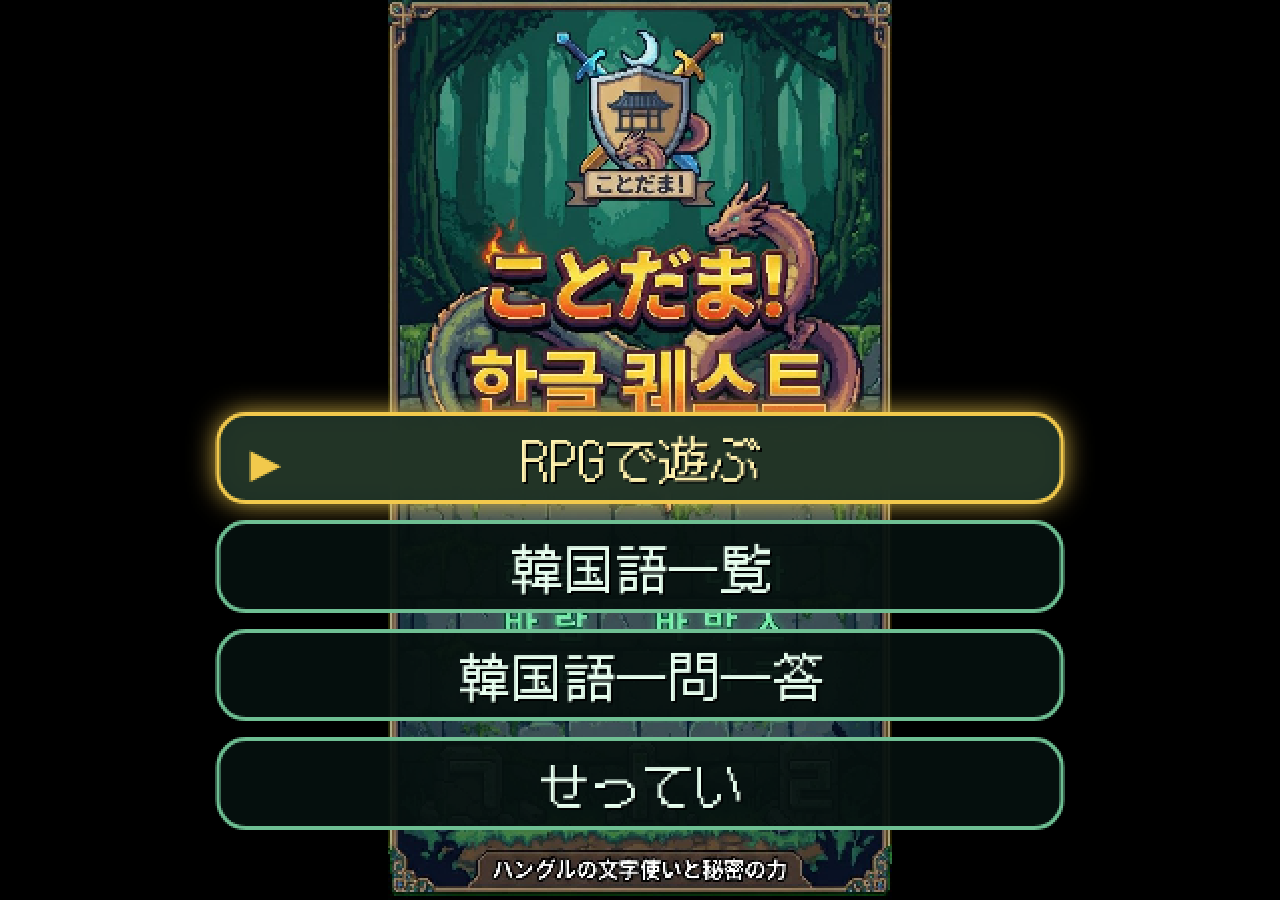
<file: index.html>
<!doctype html><html><head><meta charset="utf-8"><meta name="viewport" content="width=device-width,initial-scale=1,viewport-fit=cover">
<title>ことだま！ ハングルクエスト</title>
<link rel="stylesheet" href="css/style.css">
<link rel="stylesheet" href="fonts/fonts.css">
<meta name="description" content="ことだま！ ハングルクエスト — たたかいながら おぼえる ハングルと韓国語の RPG">
<meta name="theme-color" content="#0b1226">
<meta name="mobile-web-app-capable" content="yes"><meta name="apple-mobile-web-app-capable" content="yes">
<meta name="apple-mobile-web-app-title" content="ことだま！"><meta name="apple-mobile-web-app-status-bar-style" content="black-translucent">
<link rel="manifest" href="manifest.webmanifest">
<link rel="icon" href="icons/icon-192.png"><link rel="apple-touch-icon" href="icons/apple-touch-icon.png">
<div id="wrap"><canvas id="c" width="512" height="448"></canvas></div>
<div id="cross" aria-hidden="true"><div class="ring"></div><div id="knob"></div></div>
<button id="bB" class="ab" data-k="b" aria-label="Bボタン（メニュー）">B</button>
<button id="hg" aria-label="ハングル一覧">ㄱ</button>
<button id="bk" aria-label="たんごちょう"><svg viewBox="0 0 24 24" width="24" height="24" fill="none" stroke="currentColor" stroke-width="1.8" stroke-linejoin="round" stroke-linecap="round"><path d="M4 5c3-1 6-1 8 1 2-2 5-2 8-1v13c-3-1-6-1-8 1-2-2-5-2-8-1zM12 6v13"/></svg></button>
<button id="mp" aria-label="マップ"><svg viewBox="0 0 24 24" width="24" height="24" fill="none" stroke="currentColor" stroke-width="1.8" stroke-linejoin="round" stroke-linecap="round"><path d="M3 6l6-2 6 2 6-2v14l-6 2-6-2-6 2zM9 4v14M15 6v14"/></svg></button>

<script src="js/assets/images-1-tiles.js"></script>
<script src="js/assets/images-2.js"></script>
<script src="js/assets/images-3.js"></script>
<script src="js/assets/images-4.js"></script>
<script src="js/assets/images-5.js"></script>
<script src="js/assets/images-6.js"></script>
<script src="js/assets/images-7.js"></script>
<script src="js/assets/images-8-title.js"></script>
<script src="js/rpg/01-pixel-art.js"></script>
<script src="js/rpg/02-monsters-maps.js"></script>
<script src="js/rpg/03-engine.js"></script>
<script src="js/rpg/04-battle.js"></script>
<script src="js/rpg/05-talk-menu-save-title.js"></script>
<script src="js/app-info.js"></script>
<script src="js/rpg/06-settings.js"></script>
<script src="js/rpg/06-legal.js"></script>
<script src="js/rpg/06-town-fx.js"></script>
<script src="js/korean/vocab-data.js"></script>
<script src="js/korean/learning-ui.js"></script>
<script src="js/audio/bgm-se.js"></script>
<script src="js/rpg/07-loop-input.js"></script>
<script>if('serviceWorker' in navigator&&/^https?:$/.test(location.protocol)){addEventListener('load',()=>navigator.serviceWorker.register('sw.js').catch(()=>{}))}</script>
</body></html>
</file>
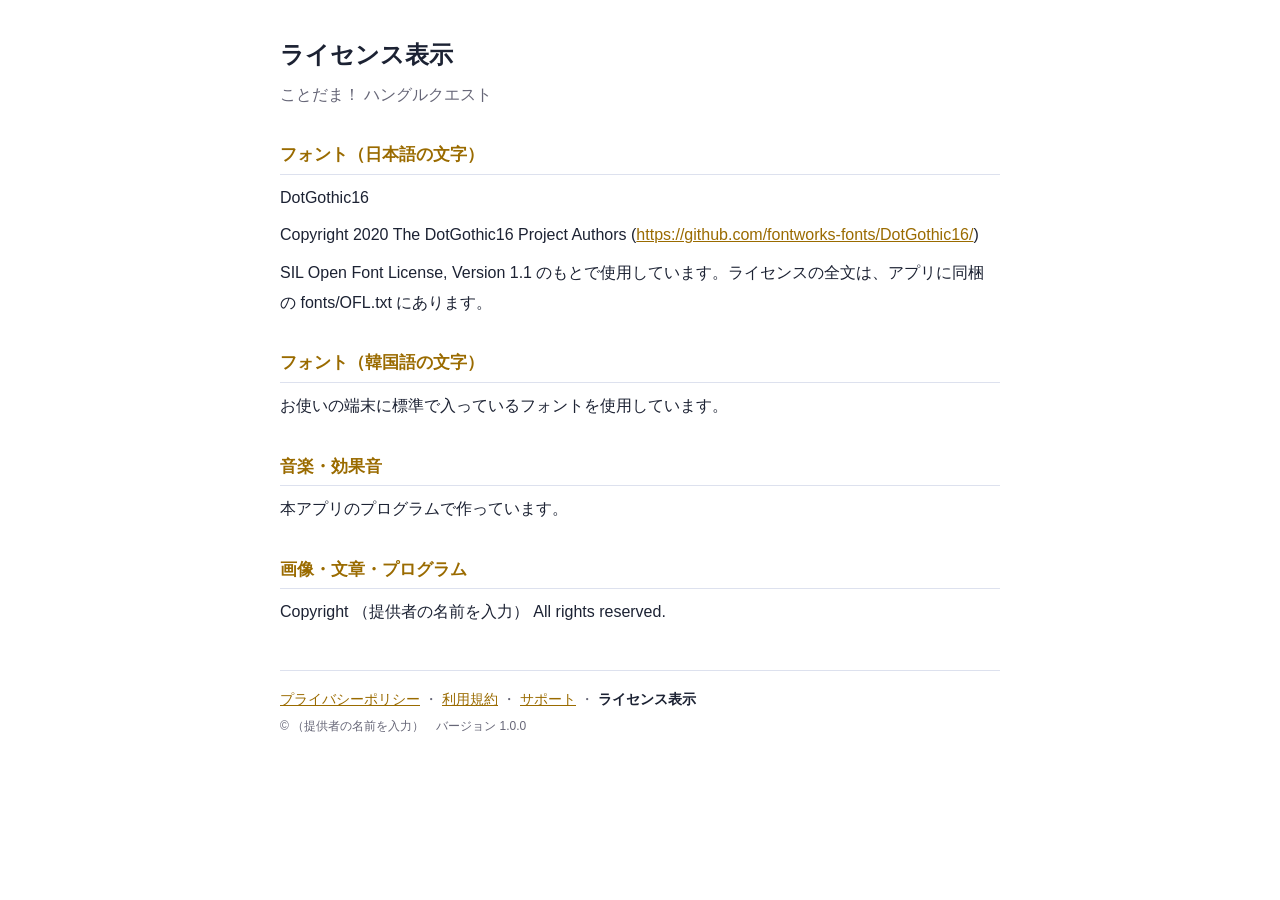
<file: licenses.html>
<!doctype html>
<html lang="ja"><head><meta charset="utf-8"><meta name="viewport" content="width=device-width,initial-scale=1">
<title>ライセンス表示</title>
<style>
:root{color-scheme:light dark;--bg:#fff;--fg:#1c2233;--mut:#667;--ac:#9a6b00;--ln:#dde1ee}
@media(prefers-color-scheme:dark){:root{--bg:#0e1424;--fg:#e8ecff;--mut:#99a3c7;--ac:#f2c94c;--ln:#27304d}}
body{margin:0;background:var(--bg);color:var(--fg);font:16px/1.85 -apple-system,BlinkMacSystemFont,"Hiragino Sans","Noto Sans JP","Yu Gothic",sans-serif}
main{max-width:720px;margin:0 auto;padding:28px 20px 56px}
h1{font-size:1.5rem;margin:.2em 0 .1em}.app{color:var(--mut);margin:0 0 1.4em}
h2{font-size:1.05rem;margin:1.8em 0 .3em;color:var(--ac);border-bottom:1px solid var(--ln);padding-bottom:.2em}
p,ul{margin:.5em 0}ul{padding-left:1.3em}a{color:var(--ac)}
nav{margin-top:3em;padding-top:1em;border-top:1px solid var(--ln);color:var(--mut);font-size:.9rem}nav span{color:var(--fg);font-weight:600}
</style></head>
<body data-page="licenses"><main><div id="doc"><noscript>このページの表示には JavaScript が必要です。</noscript></div><nav id="nav"></nav></main>
<script src="js/app-info.js"></script><script src="js/legal-pages.js"></script></body></html>
</file>
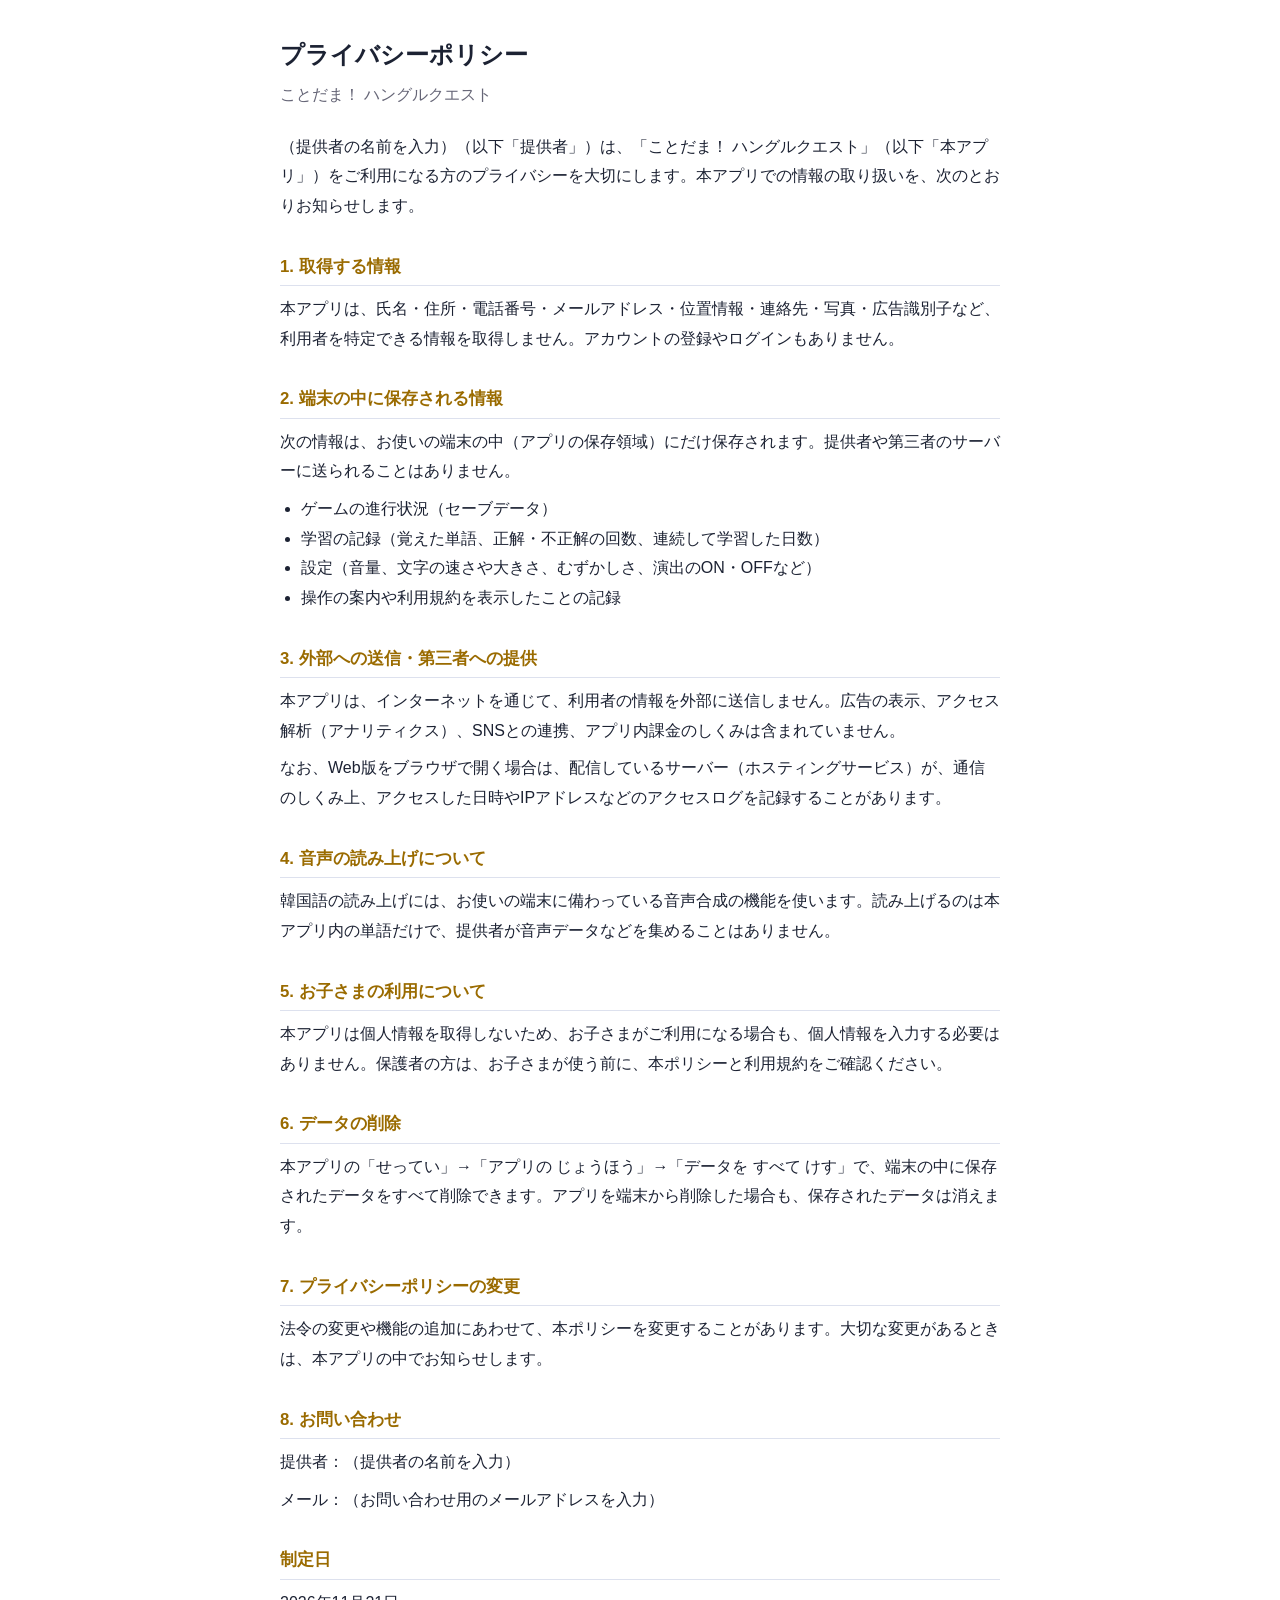
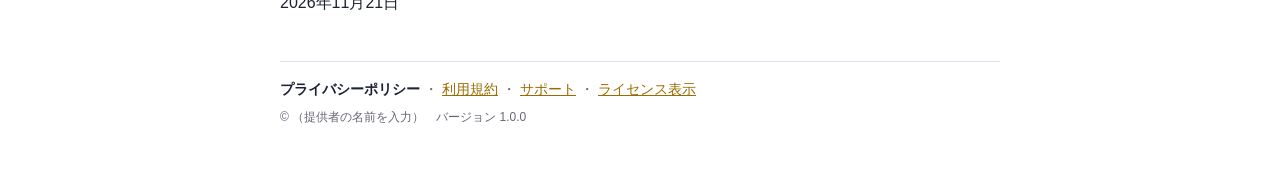
<file: privacy.html>
<!doctype html>
<html lang="ja"><head><meta charset="utf-8"><meta name="viewport" content="width=device-width,initial-scale=1">
<title>プライバシーポリシー</title>
<style>
:root{color-scheme:light dark;--bg:#fff;--fg:#1c2233;--mut:#667;--ac:#9a6b00;--ln:#dde1ee}
@media(prefers-color-scheme:dark){:root{--bg:#0e1424;--fg:#e8ecff;--mut:#99a3c7;--ac:#f2c94c;--ln:#27304d}}
body{margin:0;background:var(--bg);color:var(--fg);font:16px/1.85 -apple-system,BlinkMacSystemFont,"Hiragino Sans","Noto Sans JP","Yu Gothic",sans-serif}
main{max-width:720px;margin:0 auto;padding:28px 20px 56px}
h1{font-size:1.5rem;margin:.2em 0 .1em}.app{color:var(--mut);margin:0 0 1.4em}
h2{font-size:1.05rem;margin:1.8em 0 .3em;color:var(--ac);border-bottom:1px solid var(--ln);padding-bottom:.2em}
p,ul{margin:.5em 0}ul{padding-left:1.3em}a{color:var(--ac)}
nav{margin-top:3em;padding-top:1em;border-top:1px solid var(--ln);color:var(--mut);font-size:.9rem}nav span{color:var(--fg);font-weight:600}
</style></head>
<body data-page="privacy"><main><div id="doc"><noscript>このページの表示には JavaScript が必要です。</noscript></div><nav id="nav"></nav></main>
<script src="js/app-info.js"></script><script src="js/legal-pages.js"></script></body></html>
</file>
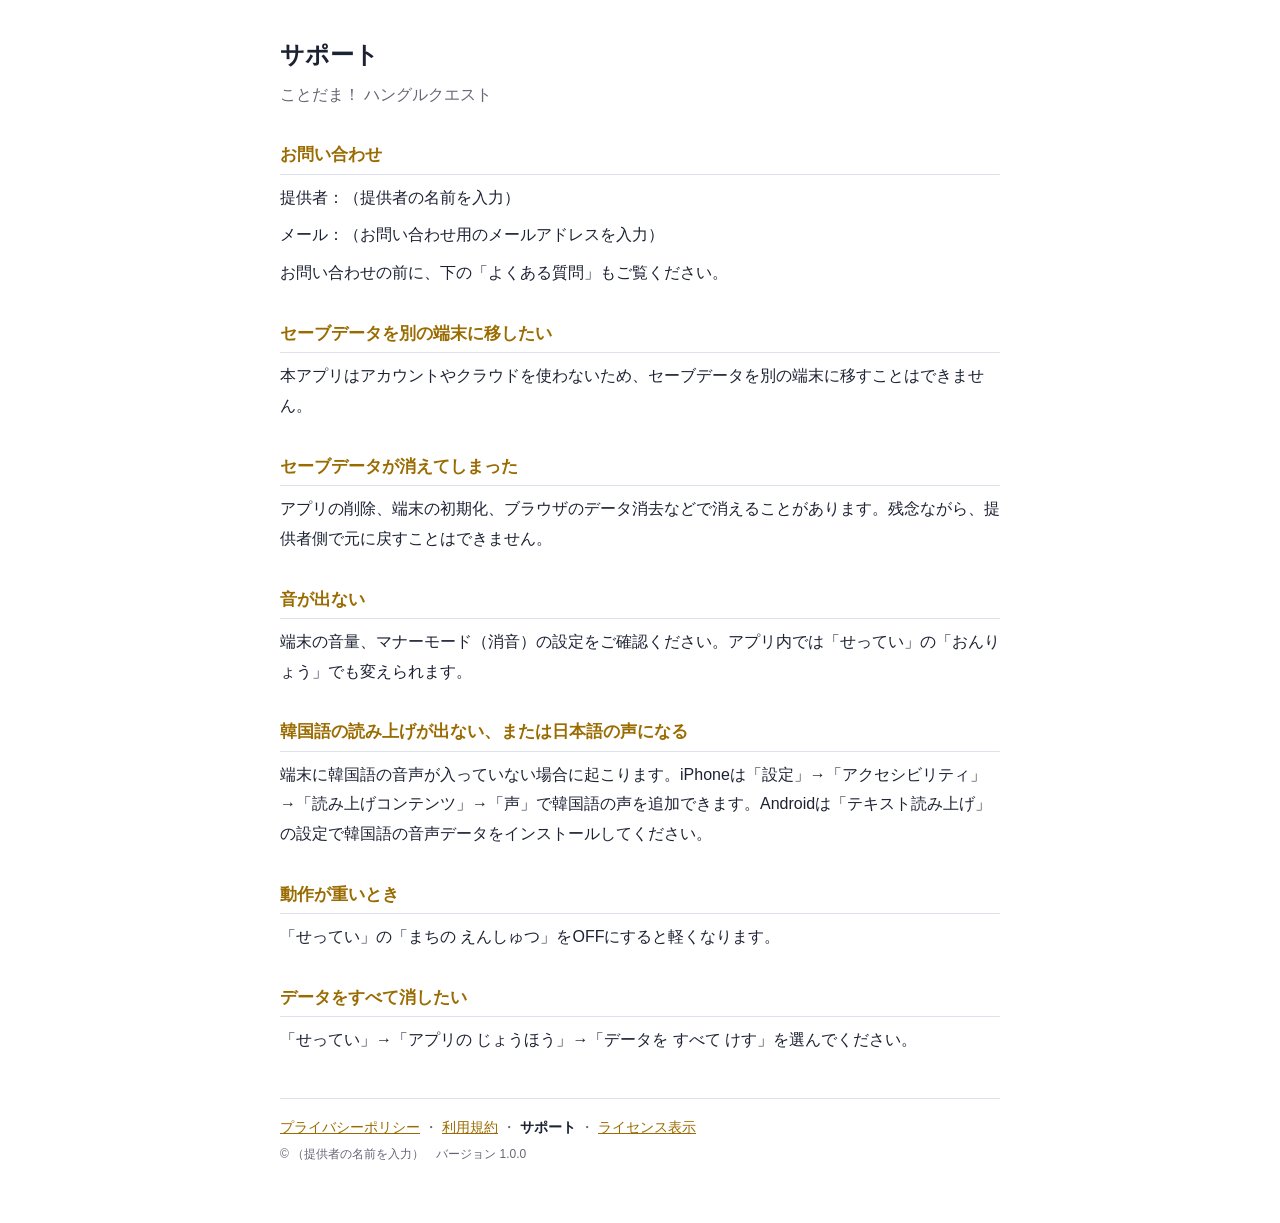
<file: support.html>
<!doctype html>
<html lang="ja"><head><meta charset="utf-8"><meta name="viewport" content="width=device-width,initial-scale=1">
<title>サポート</title>
<style>
:root{color-scheme:light dark;--bg:#fff;--fg:#1c2233;--mut:#667;--ac:#9a6b00;--ln:#dde1ee}
@media(prefers-color-scheme:dark){:root{--bg:#0e1424;--fg:#e8ecff;--mut:#99a3c7;--ac:#f2c94c;--ln:#27304d}}
body{margin:0;background:var(--bg);color:var(--fg);font:16px/1.85 -apple-system,BlinkMacSystemFont,"Hiragino Sans","Noto Sans JP","Yu Gothic",sans-serif}
main{max-width:720px;margin:0 auto;padding:28px 20px 56px}
h1{font-size:1.5rem;margin:.2em 0 .1em}.app{color:var(--mut);margin:0 0 1.4em}
h2{font-size:1.05rem;margin:1.8em 0 .3em;color:var(--ac);border-bottom:1px solid var(--ln);padding-bottom:.2em}
p,ul{margin:.5em 0}ul{padding-left:1.3em}a{color:var(--ac)}
nav{margin-top:3em;padding-top:1em;border-top:1px solid var(--ln);color:var(--mut);font-size:.9rem}nav span{color:var(--fg);font-weight:600}
</style></head>
<body data-page="support"><main><div id="doc"><noscript>このページの表示には JavaScript が必要です。</noscript></div><nav id="nav"></nav></main>
<script src="js/app-info.js"></script><script src="js/legal-pages.js"></script></body></html>
</file>
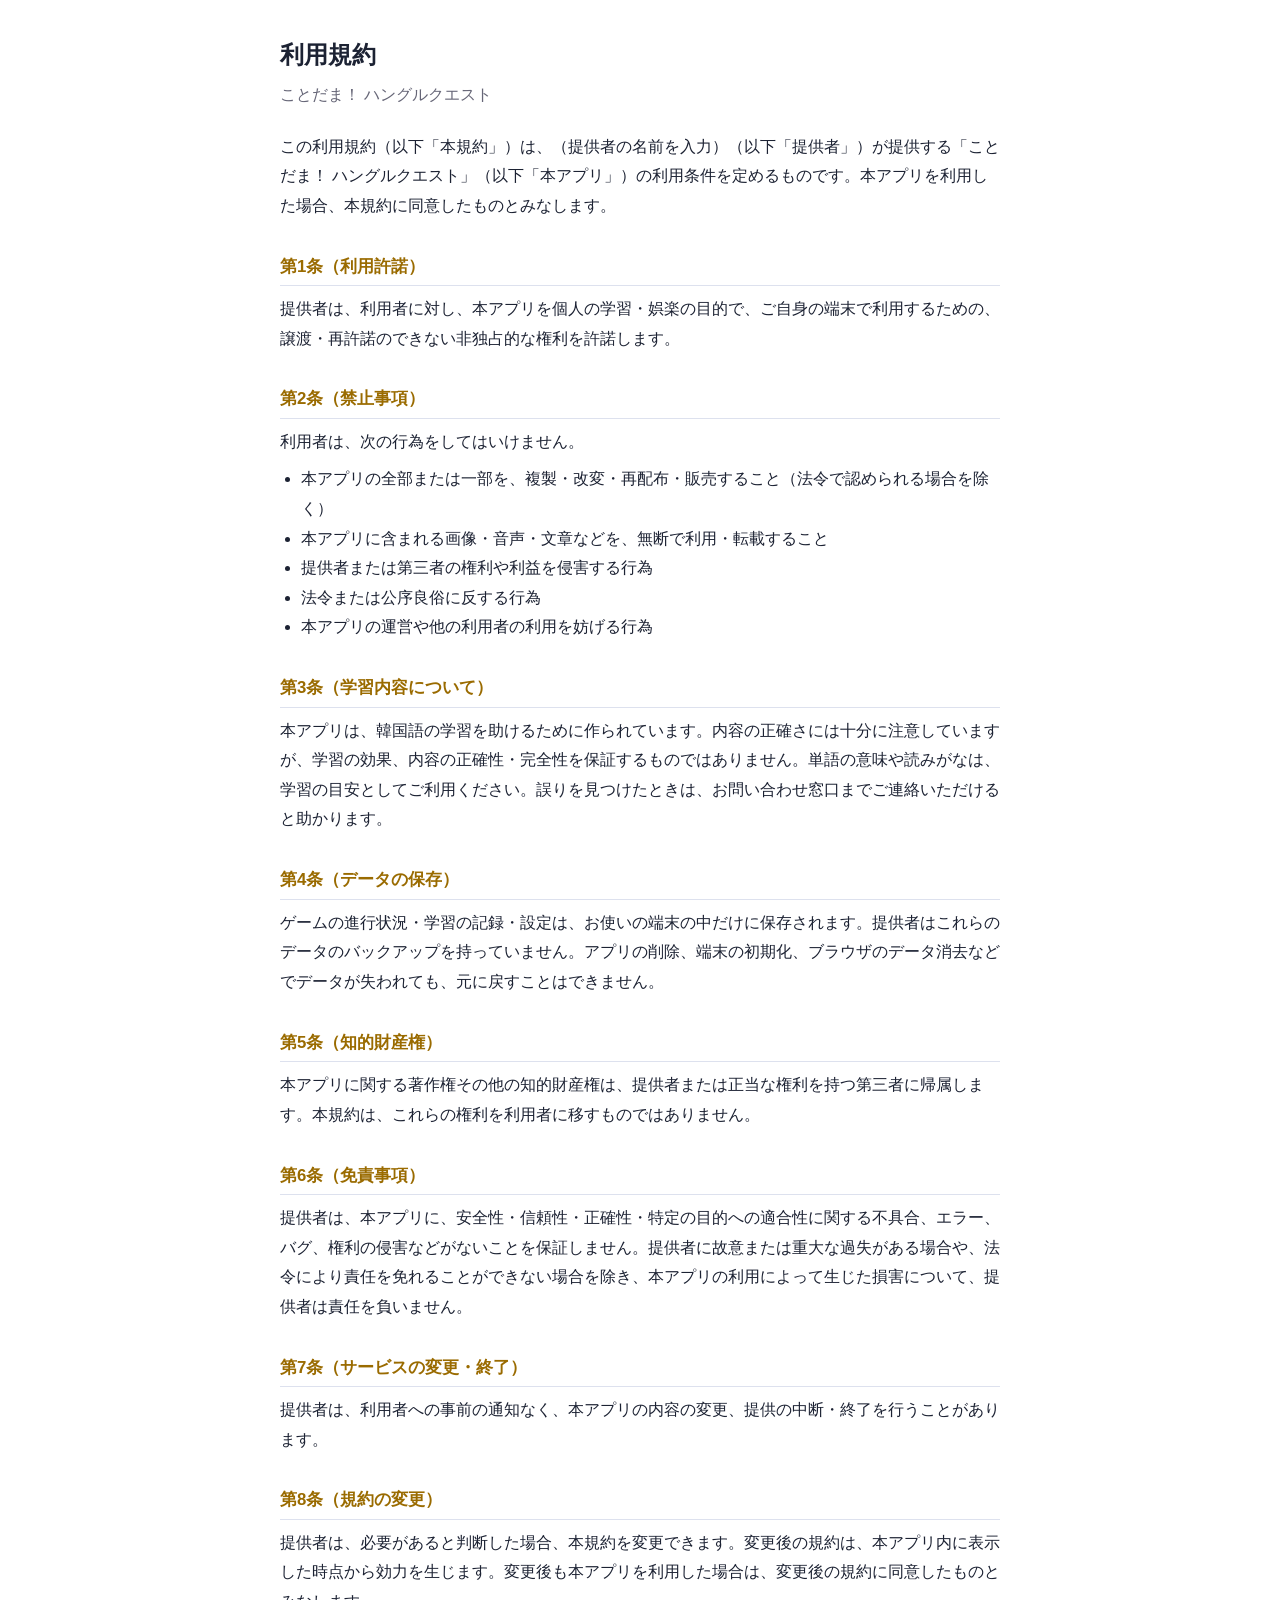
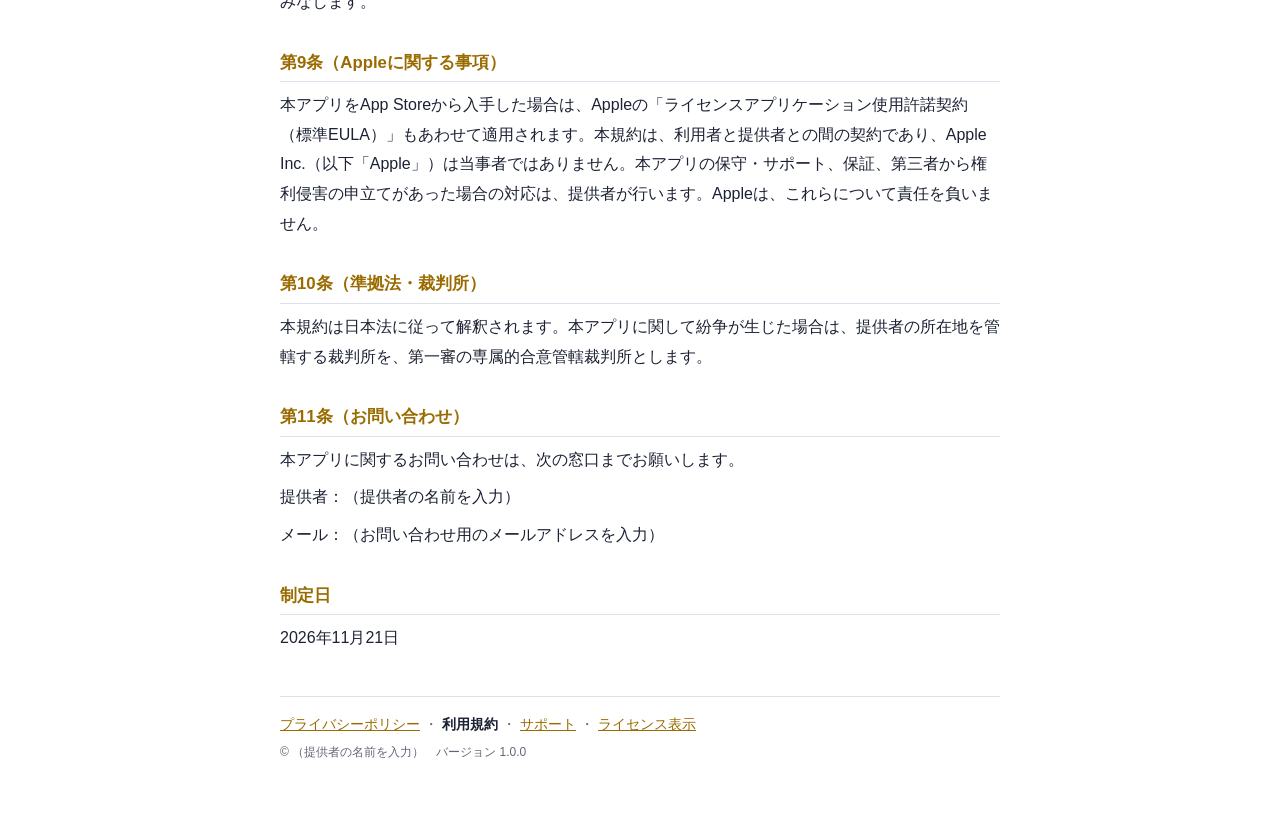
<file: terms.html>
<!doctype html>
<html lang="ja"><head><meta charset="utf-8"><meta name="viewport" content="width=device-width,initial-scale=1">
<title>利用規約</title>
<style>
:root{color-scheme:light dark;--bg:#fff;--fg:#1c2233;--mut:#667;--ac:#9a6b00;--ln:#dde1ee}
@media(prefers-color-scheme:dark){:root{--bg:#0e1424;--fg:#e8ecff;--mut:#99a3c7;--ac:#f2c94c;--ln:#27304d}}
body{margin:0;background:var(--bg);color:var(--fg);font:16px/1.85 -apple-system,BlinkMacSystemFont,"Hiragino Sans","Noto Sans JP","Yu Gothic",sans-serif}
main{max-width:720px;margin:0 auto;padding:28px 20px 56px}
h1{font-size:1.5rem;margin:.2em 0 .1em}.app{color:var(--mut);margin:0 0 1.4em}
h2{font-size:1.05rem;margin:1.8em 0 .3em;color:var(--ac);border-bottom:1px solid var(--ln);padding-bottom:.2em}
p,ul{margin:.5em 0}ul{padding-left:1.3em}a{color:var(--ac)}
nav{margin-top:3em;padding-top:1em;border-top:1px solid var(--ln);color:var(--mut);font-size:.9rem}nav span{color:var(--fg);font-weight:600}
</style></head>
<body data-page="terms"><main><div id="doc"><noscript>このページの表示には JavaScript が必要です。</noscript></div><nav id="nav"></nav></main>
<script src="js/app-info.js"></script><script src="js/legal-pages.js"></script></body></html>
</file>
<file: css/style.css>
/* layout: the game canvas fills the whole viewport; A/B buttons float over it at 50% opacity */
:root{--bg:#000;--fg:#e8ecff;--panel:#161b3a;--accent:#f2c94c;--line:#5a6bd1;color-scheme:dark}
html,body{height:100%;margin:0;overflow:hidden;background:var(--bg);color:var(--fg);font-family:"DotGothic16","MS Gothic",monospace}
body{background:var(--bg);-webkit-user-select:none;user-select:none;-webkit-touch-callout:none}
#wrap{position:fixed;top:env(safe-area-inset-top,0px);right:env(safe-area-inset-right,0px);bottom:env(safe-area-inset-bottom,0px);left:env(safe-area-inset-left,0px);touch-action:none;background:#000}
canvas{width:100%;height:100%;display:block;image-rendering:pixelated;image-rendering:crisp-edges}
button{font:inherit;color:var(--fg);background:var(--panel);border:3px solid var(--line);border-radius:50%;opacity:.5;position:fixed;z-index:5;touch-action:manipulation;-webkit-tap-highlight-color:transparent;padding:0}
button:active{background:var(--line)}button:focus-visible{outline:2px solid var(--accent)}
.ab{width:78px;height:78px;font-size:28px}
:root{--base:max(64px,env(safe-area-inset-bottom,0px))}
#cross,#bB{visibility:hidden}
#bB{right:max(24px,env(safe-area-inset-right,0px));bottom:calc(var(--base) + 40px)}
#cross{position:fixed;z-index:4;left:50%;bottom:var(--base);width:160px;height:160px;transform:translateX(-50%);pointer-events:none;opacity:.5;border-radius:50%;background:var(--panel);border:3px solid var(--line);box-sizing:border-box}
#cross .ring{position:absolute;inset:26px;border-radius:50%;border:2px solid var(--line);box-sizing:border-box}
#knob{position:absolute;left:50%;top:50%;width:66px;height:66px;margin:-33px 0 0 -33px;border-radius:50%;background:var(--line);border:3px solid #cfd8ff;box-sizing:border-box;transition:transform .08s}
#cross.act #knob{background:var(--accent);border-color:#fff}
#hg{top:max(10px,env(safe-area-inset-top,0px));right:calc(max(10px,env(safe-area-inset-right,0px)) + 96px);width:40px;height:40px;font-size:20px;border-radius:8px}
#bk{top:max(10px,env(safe-area-inset-top,0px));right:calc(max(10px,env(safe-area-inset-right,0px)) + 48px);width:40px;height:40px;border-radius:8px;display:flex;align-items:center;justify-content:center}
#mp{top:max(10px,env(safe-area-inset-top,0px));right:max(10px,env(safe-area-inset-right,0px));width:40px;height:40px;border-radius:8px;display:flex;align-items:center;justify-content:center}

/* landscape: keep the pad and B button at the screen edges so they never cover the hero */
@media (min-aspect-ratio:13/10){
  :root{--base:max(16px,env(safe-area-inset-bottom,0px))}
  #cross{left:max(8px,env(safe-area-inset-left,0px));transform:none;width:120px;height:120px}
  #cross .ring{inset:18px}#knob{width:50px;height:50px;margin:-25px 0 0 -25px}
  .ab{width:60px;height:60px;font-size:24px}
  #bB{right:max(16px,env(safe-area-inset-right,0px));bottom:calc(var(--base) + 16px)}
}
</file>
<file: fonts/fonts.css>
/* DotGothic16 (SIL OFL 1.1) - only the slices this game needs. Korean uses the device's system fonts. */
@font-face{font-family:'DotGothic16';font-style:normal;font-weight:400;font-display:swap;src:url(dotgothic16-54-400-normal.woff2) format('woff2');unicode-range:U+3028-303f,U+3094-3096,U+309f-30a0,U+30ee,U+30f7-30fa,U+30ff,U+3105-312f,U+3131-3163,U+3165-318e,U+3190-31bb,U+31c0-31c7}
@font-face{font-family:'DotGothic16';font-style:normal;font-weight:400;font-display:swap;src:url(dotgothic16-57-400-normal.woff2) format('woff2');unicode-range:U+24d1-24ff,U+2503-2513,U+2515-2516,U+2518-251b,U+251d-2522,U+2524-259f,U+25a2-25ab,U+25b1,U+25b7,U+25c0-25c1,U+25c9-25ca,U+25cc,U+25d0-25d3,U+25e2-25e3}
@font-face{font-family:'DotGothic16';font-style:normal;font-weight:400;font-display:swap;src:url(dotgothic16-61-400-normal.woff2) format('woff2');unicode-range:U+a8,U+2032,U+2261,U+2282,U+3090,U+30f1,U+339c,U+535c,U+53d9,U+56a2,U+56c1,U+5806,U+589f,U+59d0,U+5a7f,U+60e0,U+639f,U+65af,U+68fa,U+69ae,U+6d1b,U+6ef2,U+71fb,U+725d,U+7262,U+75bc,U+7768,U+7940,U+79bf,U+7bed,U+7d68,U+7dfb,U+814b,U+8207,U+83e9,U+8494,U+8526,U+8568,U+85ea,U+86d9,U+87ba,U+8861,U+887f,U+8fe6,U+9059,U+9061,U+916a,U+976d,U+97ad,U+9ece}
@font-face{font-family:'DotGothic16';font-style:normal;font-weight:400;font-display:swap;src:url(dotgothic16-63-400-normal.woff2) format('woff2');unicode-range:U+2ca-2cb,U+2229,U+2468,U+2669,U+266f,U+273f,U+4ec0,U+4f60,U+4fb6,U+5347,U+540e,U+543b,U+5b0c,U+5d4c,U+5f14,U+5f9e,U+6155,U+62d0,U+6602,U+6666,U+66f3,U+67a2,U+67ca,U+69cc,U+6d29,U+6d9b,U+6e3e,U+6f81,U+7109,U+73c0,U+73c2,U+7425,U+7435-7436,U+7525,U+7554,U+785d,U+786b,U+7ae3,U+7b94,U+7d18,U+81bf,U+8511,U+8549,U+9075,U+9640,U+98e2,U+9e9f,U+ff96}
@font-face{font-family:'DotGothic16';font-style:normal;font-weight:400;font-display:swap;src:url(dotgothic16-64-400-normal.woff2) format('woff2');unicode-range:U+2467,U+4ece,U+4ed4,U+4f91,U+4fae,U+534d,U+53c9,U+54b3,U+586b,U+5944,U+5b78,U+5df7,U+5f77,U+6101,U+6167-6168,U+61a4,U+62d9,U+698a,U+699b,U+6a59,U+6cc4,U+6e07,U+7099,U+75d2,U+77ad,U+7953,U+7984,U+7a92,U+7baa,U+7dbb,U+817f,U+82ad,U+85e9,U+868a,U+8caa,U+8f44,U+9017,U+907c,U+908a,U+92f3,U+936e,U+9435,U+978d,U+9838,U+9a28,U+9b41,U+9ba8,U+9c57,U+9eb9}
@font-face{font-family:'DotGothic16';font-style:normal;font-weight:400;font-display:swap;src:url(dotgothic16-66-400-normal.woff2) format('woff2');unicode-range:U+2020,U+3003,U+3231,U+4e9b,U+4f3d,U+4f47,U+51b6,U+51dc,U+53e1,U+5bc5,U+602f,U+60bc,U+61c9,U+633d,U+637b,U+6492,U+65fa,U+660f,U+66f0,U+6703,U+681e,U+6876,U+6893,U+6912,U+698e,U+6c7d,U+714c,U+7169,U+71d5,U+725f,U+72d7,U+745b,U+74dc,U+75e2,U+7891,U+7897,U+7dcb,U+810a,U+8218,U+8339,U+840e,U+852d,U+8823,U+8a0a,U+9089,U+919c,U+971c,U+9ad9,U+ff4a,U+ff5a}
@font-face{font-family:'DotGothic16';font-style:normal;font-weight:400;font-display:swap;src:url(dotgothic16-67-400-normal.woff2) format('woff2');unicode-range:U+2466,U+2600,U+4eab,U+4fe3,U+4ff5,U+51a5,U+51f0,U+536f,U+53d4,U+53f1,U+54a5,U+559d,U+55e3,U+58fa,U+5962,U+59ea,U+5c16,U+5cef,U+5d16,U+5f10,U+5fd6,U+6190,U+6216,U+634f,U+63bb,U+66d6,U+6756,U+6bc5,U+6e26,U+727d,U+731f,U+76f2,U+7729,U+7a7f,U+7aff,U+7c9f,U+818f,U+8236,U+82b9,U+8338,U+85aa,U+88b4,U+8b33,U+904d,U+93a7,U+96cc,U+96eb,U+9aed,U+9b8e,U+fa11}
@font-face{font-family:'DotGothic16';font-style:normal;font-weight:400;font-display:swap;src:url(dotgothic16-69-400-normal.woff2) format('woff2');unicode-range:U+2003,U+2312,U+266c,U+4f86,U+51ea,U+5243,U+5256,U+541f,U+5841,U+59dc,U+5df3,U+601c,U+60e7,U+632b,U+638c,U+64ad,U+6881,U+697c,U+69cd,U+6c50,U+6d2a,U+6fc1,U+7027,U+7058,U+70f9,U+714e,U+7345,U+751a,U+760d,U+764c,U+77db,U+7d79,U+7e8f,U+80ce,U+814e,U+81fc,U+8247,U+8278,U+85a9,U+8a03,U+90ed,U+9784,U+9801,U+984e,U+99b3,U+9bc9,U+9bdb,U+9be8,U+9e78,U+ff6b}
@font-face{font-family:'DotGothic16';font-style:normal;font-weight:400;font-display:swap;src:url(dotgothic16-70-400-normal.woff2) format('woff2');unicode-range:U+266b,U+3006,U+5176,U+5197,U+51a8,U+51c6,U+52f2,U+5614,U+5875,U+5a2f,U+5b54,U+5ce0,U+5dba,U+5deb,U+5e63,U+5f59,U+5fcc,U+6068,U+6367,U+68b6,U+6a0b,U+6b64,U+6e15,U+6eba,U+7272,U+72a0,U+7947,U+7985,U+79e6,U+79e9,U+7a3d,U+7a9f,U+7aaf,U+7b95,U+7f60,U+7f9e,U+7fe0,U+8098,U+80ba,U+8106,U+82d4,U+831c,U+87f9,U+8a1f,U+8acf,U+90c1,U+920d,U+9756,U+fe43,U+ff94}
@font-face{font-family:'DotGothic16';font-style:normal;font-weight:400;font-display:swap;src:url(dotgothic16-71-400-normal.woff2) format('woff2');unicode-range:U+af,U+2465,U+2517,U+33a1,U+4f10,U+50c5,U+51b4,U+5384,U+5606,U+5bb0,U+5cac,U+5ee3,U+618e,U+61f2,U+62c9,U+66ab,U+66f9,U+6816,U+6960,U+6b3e,U+6f20,U+7078,U+72d0,U+73ed,U+7ad9,U+7b1b,U+7be4,U+7d62,U+7f51,U+80b4,U+80f4,U+8154,U+85fb,U+865c,U+8702,U+895f,U+8aed,U+8b90,U+8ced,U+8fbf,U+91d8,U+9418,U+9583,U+9591,U+9813,U+982c,U+9bd6,U+ff46,U+ff7f,U+ff88}
@font-face{font-family:'DotGothic16';font-style:normal;font-weight:400;font-display:swap;src:url(dotgothic16-72-400-normal.woff2) format('woff2');unicode-range:U+4e91,U+508d,U+50e7,U+514e,U+51f6,U+5446,U+5504,U+584a,U+59a8,U+59d3,U+5a46,U+5ac9,U+6020,U+60a6,U+6148,U+621a,U+6234,U+64c1,U+6523,U+675c,U+67d1,U+6953,U+6ccc,U+6df5,U+6e13,U+6f06,U+723a,U+7325,U+74e6,U+758e,U+75ab,U+75d9,U+7a40,U+8096,U+82fa,U+8587,U+8594,U+8a6b,U+8ab9,U+8b17,U+8b83,U+937c,U+963b,U+9673,U+96db,U+9ce9,U+9f4b,U+ff67,U+ff82,U+ff93}
@font-face{font-family:'DotGothic16';font-style:normal;font-weight:400;font-display:swap;src:url(dotgothic16-73-400-normal.woff2) format('woff2');unicode-range:U+221e,U+2514,U+51f9,U+5270,U+5449,U+5824,U+59a5,U+5a29,U+5d07,U+5e16,U+60e3,U+614c,U+6276,U+643e,U+64ab,U+6562,U+6681,U+670b,U+6734,U+67af,U+6a3d,U+6b05,U+6dc0,U+6e4a,U+7259,U+732a,U+7409,U+78a7,U+7a6b,U+8015,U+809b,U+817a,U+830e,U+837b,U+85ab,U+8a23,U+8a93,U+8b00,U+8b19,U+8b21,U+8cbf,U+8fb0,U+901d,U+91b8,U+9320,U+932c,U+9688,U+96f6,U+9df2,U+ff6a}
@font-face{font-family:'DotGothic16';font-style:normal;font-weight:400;font-display:swap;src:url(dotgothic16-74-400-normal.woff2) format('woff2');unicode-range:U+2002,U+2025,U+4f8d,U+51e1,U+51f8,U+5507,U+5598,U+58f1,U+5983,U+59ac,U+5c3c,U+5de7,U+5e7d,U+5eca,U+5f61,U+606d,U+60f9,U+636e,U+64ec,U+67da,U+67ff,U+6813,U+68f2,U+693f,U+6b6a,U+6bbb,U+6ef4,U+7092,U+717d,U+7261,U+73c8,U+7432,U+7483,U+76fe,U+7709,U+78d0,U+81a3,U+81b3,U+82af,U+8305,U+8309,U+8870,U+88fe,U+8cd1,U+8d66,U+906e,U+971e,U+9812,U+ff79,U+ff90}
@font-face{font-family:'DotGothic16';font-style:normal;font-weight:400;font-display:swap;src:url(dotgothic16-75-400-normal.woff2) format('woff2');unicode-range:U+2464,U+2501,U+2640,U+2642,U+339d,U+4f0e,U+5091,U+50b5,U+5132,U+51cc,U+558b,U+55aa,U+585e,U+5bee,U+5dfe,U+60b6,U+62b9,U+6349,U+6566,U+6590,U+6842,U+689d,U+6a58,U+6c70,U+6ff1,U+7815,U+7881,U+7aaa,U+7bc7,U+7def,U+7fa8,U+8017,U+8036,U+8061,U+821f,U+8429,U+8ce0,U+8e74,U+9019,U+90ca,U+9162,U+932f,U+93ae,U+9644,U+990c,U+9cf3,U+ff56,U+ff6e,U+ff7e,U+ff85}
@font-face{font-family:'DotGothic16';font-style:normal;font-weight:400;font-display:swap;src:url(dotgothic16-76-400-normal.woff2) format('woff2');unicode-range:U+2266-2267,U+4f2f,U+5208,U+5451,U+546a,U+5589,U+576a,U+5815,U+5a9a,U+5b9b,U+5c3a,U+5efb,U+5faa,U+6109,U+6643,U+6652,U+695a,U+69fd,U+6b86,U+6bb4,U+6daf,U+7089,U+70cf,U+7a00,U+7a4f,U+7b39,U+7d33,U+80e1,U+828b,U+82a6,U+86cd,U+8c8c,U+8cca,U+8df3,U+9077,U+9175,U+91dc,U+925b,U+9262,U+9271,U+92ed,U+9855,U+9905,U+9d28,U+ff3f,U+ff58,U+ff68,U+ff6d,U+ff9c}
@font-face{font-family:'DotGothic16';font-style:normal;font-weight:400;font-display:swap;src:url(dotgothic16-77-400-normal.woff2) format('woff2');unicode-range:U+2207,U+25ef,U+309c,U+4e4f,U+5146,U+51dd,U+5351,U+540a,U+5629,U+5eb5,U+5f04,U+5f13,U+60dc,U+6212,U+63b4,U+642c,U+6627,U+66a6,U+66c7,U+66fd,U+674e,U+6b96,U+6c4e,U+6df3,U+6e67,U+6f84,U+72fc,U+733f,U+7c97,U+7db1,U+7e4d,U+816b,U+82d1,U+84cb,U+854e,U+8607,U+86c7,U+871c,U+8776,U+8a89,U+8fc4,U+91a4,U+9285,U+9685,U+9903,U+9b31,U+9f13,U+ff42,U+ff74,U+ff91}
@font-face{font-family:'DotGothic16';font-style:normal;font-weight:400;font-display:swap;src:url(dotgothic16-78-400-normal.woff2) format('woff2');unicode-range:U+4e32,U+51db,U+53a8,U+53ea,U+5609,U+5674,U+5a92,U+5e7e,U+6115,U+611a,U+62cc,U+62ed,U+63c9,U+64b9,U+64e6,U+65cb,U+6606,U+6731,U+683d,U+6afb,U+7460,U+771e,U+78ef,U+7b26,U+7b51,U+7cde,U+7d10,U+7d2f,U+7d46,U+80de,U+819c,U+84b2,U+85cd,U+865a,U+8ecc,U+9022,U+90b8,U+9192,U+9675,U+96b7,U+99ff,U+ff44,U+ff55,U+ff6c,U+ff73,U+ff75,U+ff86,U+ff8d,U+ff92,U+ffe3}
@font-face{font-family:'DotGothic16';font-style:normal;font-weight:400;font-display:swap;src:url(dotgothic16-79-400-normal.woff2) format('woff2');unicode-range:U+25b3,U+30f5,U+4eae,U+4f46,U+4f51,U+5203,U+52ff,U+55a7,U+564c,U+565b,U+57f9,U+5805,U+5b64,U+5e06,U+5f70,U+5f90,U+60e8,U+6182,U+62f3,U+62fe,U+63aa,U+64a4,U+65d7,U+673a,U+6851,U+68cb,U+68df,U+6d1e,U+6e58,U+6e9d,U+77b3,U+7832,U+7c3f,U+7db4,U+7f70,U+80aa,U+80c6,U+8105,U+819d,U+8276,U+8679,U+8986,U+8c9d,U+8fc5,U+916c,U+9665,U+9699,U+96c0,U+9a19,U+ff8b}
@font-face{font-family:'DotGothic16';font-style:normal;font-weight:400;font-display:swap;src:url(dotgothic16-80-400-normal.woff2) format('woff2');unicode-range:U+2463,U+25a1,U+4ef0,U+5076,U+5098,U+51fd,U+5302,U+5448,U+54c9,U+570b,U+583a,U+5893,U+58a8,U+58ee,U+5949,U+5bdb,U+5f26,U+5f81,U+6052,U+6170,U+61c7,U+631f,U+635c,U+664b,U+69fb,U+6f01,U+7070,U+722a,U+745e,U+755c,U+76c6,U+78c1,U+79e4,U+7bb8,U+7d0b,U+81a8,U+82d7,U+8b5c,U+8f14,U+8fb1,U+8fbb,U+9283,U+9298,U+9a30,U+ff03,U+ff50,U+ff59,U+ff7b,U+ff8e-ff8f}
@font-face{font-family:'DotGothic16';font-style:normal;font-weight:400;font-display:swap;src:url(dotgothic16-81-400-normal.woff2) format('woff2');unicode-range:U+2010,U+2502,U+25b6,U+4f3a,U+514b,U+5265,U+52c3,U+5339,U+53ec,U+54c0,U+55b0,U+5854,U+5b8f,U+5cb3,U+5e84,U+60da,U+6247,U+6249,U+628a,U+62cd,U+65ac,U+6838,U+690e,U+6cf0,U+6f02,U+6f2c,U+6f70,U+708a,U+7434,U+75be,U+77ef,U+7c60,U+7c98,U+7d1b,U+7e2b,U+80a5,U+81e3,U+820c,U+8210,U+8475,U+862d,U+8650,U+8997,U+906d,U+91c8,U+9700,U+9727,U+9df9,U+ff3a,U+ff9a}
@font-face{font-family:'DotGothic16';font-style:normal;font-weight:400;font-display:swap;src:url(dotgothic16-82-400-normal.woff2) format('woff2');unicode-range:U+2103,U+5049,U+52b1,U+5320,U+5553,U+572d,U+58c7,U+5b5d,U+5bc2,U+5de3,U+5e61,U+5f80,U+61a9,U+67d0,U+67f4,U+6c88,U+6ca1,U+6ce5,U+6d78,U+6e9c,U+6f54,U+731b,U+73b2,U+74a7,U+74f6,U+75e9,U+7b20,U+7c8b,U+7f72,U+809d,U+8108,U+82b3,U+82bd,U+84b8,U+84c4,U+88c2,U+8ae6,U+8ef8,U+902e,U+9065,U+9326,U+935b,U+938c,U+9676,U+9694,U+96f7,U+9ed9,U+ff48,U+ff4c,U+ff81}
@font-face{font-family:'DotGothic16';font-style:normal;font-weight:400;font-display:swap;src:url(dotgothic16-83-400-normal.woff2) format('woff2');unicode-range:U+2500,U+3008-3009,U+4ead,U+4f0f,U+4fca,U+53eb,U+543e,U+57a2,U+5cf0,U+5e8f,U+5fe0,U+61b2,U+62d8,U+6442,U+64b2,U+6589,U+659c,U+67f1,U+68c4,U+6cb8,U+6d12,U+6de1,U+6fe1,U+70c8,U+723d,U+73e0,U+7656,U+773a,U+7948,U+7b87,U+7c92,U+7d3a,U+7e1b,U+7e4a,U+819a,U+8358,U+83c5,U+84bc,U+864e,U+8912,U+8c9e,U+8d05,U+92fc,U+9396,U+98fd,U+99d2,U+ff64,U+ff7a,U+ff83}
@font-face{font-family:'DotGothic16';font-style:normal;font-weight:400;font-display:swap;src:url(dotgothic16-84-400-normal.woff2) format('woff2');unicode-range:U+3014-3015,U+4e3c,U+5036,U+5075,U+533f,U+53e9,U+5531,U+5642,U+5984,U+59e6,U+5a01,U+5b6b,U+5c0b,U+5f25,U+6069,U+60a0,U+614e,U+62b5,U+62d2-62d3,U+6597,U+660c,U+674f,U+67cf,U+6841,U+6905,U+6cf3,U+6d32,U+6d69,U+6f64,U+716e,U+7761,U+7b52,U+7be0,U+7dbf,U+7de9,U+7f36,U+81d3,U+8302,U+8389,U+846c,U+84ee,U+8a69,U+9038,U+9d8f,U+ff47,U+ff4b,U+ff76,U+ff9b}
@font-face{font-family:'DotGothic16';font-style:normal;font-weight:400;font-display:swap;src:url(dotgothic16-85-400-normal.woff2) format('woff2');unicode-range:U+25c7,U+3007,U+504f,U+507d,U+51a0,U+52a3,U+5410,U+5510,U+559a,U+5782,U+582a,U+5c0a,U+5c3f,U+5c48,U+5f6b,U+6176,U+622f,U+6279,U+62bd,U+62dd,U+65ed,U+67b6,U+6817,U+6850,U+6d6a,U+6deb,U+6ea2,U+6edd,U+6f5c,U+72e9,U+73a9,U+7573,U+76bf,U+7950,U+7956,U+7f8a,U+7ffc,U+80a2,U+80c3,U+83ca,U+8a02,U+8a13,U+8df5,U+9375,U+983b,U+99b4,U+ff4e,U+ff71,U+ff89,U+ff97}
@font-face{font-family:'DotGothic16';font-style:normal;font-weight:400;font-display:swap;src:url(dotgothic16-86-400-normal.woff2) format('woff2');unicode-range:U+24,U+2022,U+2212,U+221f,U+2665,U+4ecf,U+5100,U+51cd,U+52d8,U+5378,U+53f6,U+574a,U+5982,U+5996,U+5c1a,U+5e1d,U+5f84,U+609f,U+61a7,U+61f8,U+6398,U+63ee,U+6676,U+6691,U+6eb6,U+7126,U+71e5,U+7687,U+7965,U+7d17,U+80a1,U+8107,U+8266,U+85a6,U+8987,U+8ca2,U+8cab,U+8e0a,U+9042,U+95c7,U+9810,U+9867,U+98fc,U+ff52-ff54,U+ff61,U+ff77,U+ff98-ff99}
@font-face{font-family:'DotGothic16';font-style:normal;font-weight:400;font-display:swap;src:url(dotgothic16-87-400-normal.woff2) format('woff2');unicode-range:U+b0,U+226a,U+2462,U+4e39,U+4fc3,U+4fd7,U+50be,U+50da,U+5200,U+5211,U+54f2,U+5618,U+596a,U+5b22,U+5bb4,U+5d50,U+60a3,U+63fa,U+658e,U+65e8,U+6669,U+6795,U+679d,U+67a0,U+6b3a,U+6e09,U+757f,U+7cd6,U+7dbe,U+7ffb,U+83cc,U+83f1,U+840c,U+845b,U+8846,U+8972,U+8a34,U+8a50,U+8a87,U+8edf,U+8ff0,U+90a6,U+9154,U+95a3,U+9663,U+9686,U+96c7,U+ff3c,U+ff7c,U+ff8a}
@font-face{font-family:'DotGothic16';font-style:normal;font-weight:400;font-display:swap;src:url(dotgothic16-88-400-normal.woff2) format('woff2');unicode-range:U+25bd,U+4e59,U+4ec1,U+4ff3,U+515a,U+518a,U+525b,U+5375,U+552f,U+57a3,U+5b9c,U+5c3d,U+5e3d,U+5e7b,U+5f0a,U+6094,U+6458,U+654f,U+67f3,U+6b8a,U+6bd2,U+6c37,U+6ce1,U+6e56,U+6e7f,U+6ed1,U+6ede,U+6f0f,U+70ad,U+7267,U+7363,U+786c,U+7a42,U+7db2,U+7f85,U+8178,U+829d,U+8896,U+8c5a,U+8cb0,U+8ce2,U+8ed2,U+9047,U+9177,U+970a,U+9ea6,U+ff1b,U+ff31,U+ff39,U+ff80}
@font-face{font-family:'DotGothic16';font-style:normal;font-weight:400;font-display:swap;src:url(dotgothic16-89-400-normal.woff2) format('woff2');unicode-range:U+a5,U+4e80,U+4f34,U+4f73,U+4f75,U+511f,U+5192,U+52aa,U+53c8,U+570f,U+57cb,U+596e,U+5d8b,U+5f66,U+5fd9,U+62db,U+62f6,U+6328,U+633f,U+63a7,U+6469,U+6bbf,U+6c41,U+6c57,U+6d44,U+6dbc,U+706f,U+72c2,U+72ed,U+7551,U+75f4,U+7949,U+7e26,U+7fd4,U+8150,U+8af8,U+8b0e,U+8b72,U+8ca7,U+934b,U+9a0e,U+9a12,U+9b42,U+ff41,U+ff43,U+ff45,U+ff49,U+ff4f,U+ff62-ff63}
@font-face{font-family:'DotGothic16';font-style:normal;font-weight:400;font-display:swap;src:url(dotgothic16-90-400-normal.woff2) format('woff2');unicode-range:U+4e18,U+4fb5,U+5104,U+52c7,U+5353,U+5374,U+53e5,U+587e,U+594f,U+5a20,U+5de1,U+5f18,U+5fcd,U+6291,U+62ab,U+6355,U+6392,U+63da,U+63e1,U+656c,U+6687,U+68b0-68b1,U+68d2,U+68da,U+6b27,U+6cbc,U+7159,U+7344,U+73cd,U+76df,U+790e,U+7cf8,U+8102,U+88c1,U+8aa0,U+8e0f,U+9178,U+92ad,U+9670,U+96c5,U+9cf4,U+9db4,U+ff3e,U+ff6f,U+ff72,U+ff78,U+ff7d,U+ff84,U+ff8c}
@font-face{font-family:'DotGothic16';font-style:normal;font-weight:400;font-display:swap;src:url(dotgothic16-91-400-normal.woff2) format('woff2');unicode-range:U+60,U+2200,U+226b,U+2461,U+517c,U+526f,U+5800,U+5b97,U+5bf8,U+5c01,U+5d29,U+5e4c,U+5e81,U+6065,U+61d0,U+667a,U+6696,U+6843,U+6c99,U+6d99,U+6ec5,U+6f22,U+6f6e,U+6fa4,U+6fef,U+71c3,U+72d9,U+7384,U+78e8,U+7a1a,U+7a32,U+7a3c,U+7adc,U+7ca7,U+7d2b,U+7dad,U+7e4b,U+80a9,U+8170,U+81ed,U+820e,U+8a17,U+8afe,U+90aa,U+914e,U+963f,U+99c4,U+9eba,U+9f3b,U+ff38}
@font-face{font-family:'DotGothic16';font-style:normal;font-weight:400;font-display:swap;src:url(dotgothic16-92-400-normal.woff2) format('woff2');unicode-range:U+2460,U+4e5f,U+4e7e,U+4ed9,U+501f,U+502b,U+5968,U+5974,U+5ac1,U+5b99,U+5ba3,U+5be7,U+5be9,U+5c64,U+5cb8,U+5ec3,U+5f1f,U+616e,U+6297,U+62e0,U+62ec,U+6368,U+642d,U+65e6,U+6717,U+676f,U+6b04,U+732e,U+7652,U+76ca,U+76d7,U+7802,U+7e70,U+7f6a,U+8133,U+81e8,U+866b,U+878d,U+88f8,U+8a5e,U+8cdb,U+8d08,U+907a,U+90e1,U+96f2,U+9f8d,U+ff35,U+ff37,U+ff40,U+ff9d}
@font-face{font-family:'DotGothic16';font-style:normal;font-weight:400;font-display:swap;src:url(dotgothic16-93-400-normal.woff2) format('woff2');unicode-range:U+21d2,U+25ce,U+300a-300b,U+4e89,U+4e9c,U+4ea1,U+5263,U+53cc,U+5426,U+5869,U+5947,U+598a,U+5999,U+5e55,U+5e72,U+5e79,U+5fae,U+5fb9,U+602a,U+6163,U+624d,U+6749,U+6c5a,U+6cbf,U+6d45,U+6dfb,U+6e7e,U+708e,U+725b,U+7763,U+79c0,U+7bc4,U+7c89,U+7e01,U+7e2e,U+8010,U+8033,U+8c6a,U+8cc3,U+8f1d,U+8f9b,U+8fb2,U+907f,U+90f7,U+9707,U+9818,U+9b3c,U+ff0a,U+ff4d}
@font-face{font-family:'DotGothic16';font-style:normal;font-weight:400;font-display:swap;src:url(dotgothic16-94-400-normal.woff2) format('woff2');unicode-range:U+2015,U+2190,U+4e43,U+5019,U+5247,U+52e7,U+5438,U+54b2,U+55ab,U+57f7,U+5bd2,U+5e8a,U+5ef6,U+6016,U+60b2,U+6162,U+6319,U+6551,U+6607,U+66b4,U+675f,U+67d4,U+6b20,U+6b53,U+6ce3,U+719f,U+75b2,U+770b,U+7720,U+77ac,U+79d2,U+7af9,U+7d05,U+7dca,U+8056,U+80f8,U+81f3,U+8352,U+885d,U+8a70,U+8aa4,U+8cbc,U+900f,U+9084,U+91e3,U+9451,U+96c4,U+99c6,U+9ad4,U+ff70}
@font-face{font-family:'DotGothic16';font-style:normal;font-weight:400;font-display:swap;src:url(dotgothic16-95-400-normal.woff2) format('woff2');unicode-range:U+2193,U+25b2,U+4e4b,U+516d,U+51c4,U+529f,U+52c9,U+5360,U+5442,U+5857,U+5915,U+59eb,U+5a9b,U+5c3b,U+6012,U+61b6,U+62b1,U+6311,U+6577,U+65e2,U+65ec,U+6613,U+6790,U+6cb9,U+7372,U+76ae,U+7d5e,U+7fcc,U+88ab,U+88d5,U+8caf,U+8ddd,U+8ecd,U+8f38,U+8f9e,U+8feb,U+9063,U+90f5,U+93e1,U+968a,U+968f,U+98fe,U+9ec4,U+ff1d,U+ff27,U+ff2a,U+ff36,U+ff3b,U+ff3d,U+ffe5}
@font-face{font-family:'DotGothic16';font-style:normal;font-weight:400;font-display:swap;src:url(dotgothic16-96-400-normal.woff2) format('woff2');unicode-range:U+4e03,U+4f38,U+50b7,U+5264,U+5348,U+5371,U+585a,U+58ca,U+5951,U+59b9,U+59d4,U+5b98,U+5f8b,U+6388,U+64cd,U+65e7,U+6803,U+6b6f,U+6d66,U+6e0b,U+6ecb,U+6fc3,U+72ac,U+773c,U+77e2,U+7968,U+7a74,U+7dba,U+7dd1,U+7e3e,U+808c,U+811a,U+8179,U+8239,U+8584,U+8a0e,U+8a72,U+8b66,U+8c46,U+8f29,U+90a3,U+9234,U+96f0,U+9769,U+9774,U+9aa8,U+ff26,U+ff28,U+ff9e-ff9f}
@font-face{font-family:'DotGothic16';font-style:normal;font-weight:400;font-display:swap;src:url(dotgothic16-97-400-normal.woff2) format('woff2');unicode-range:U+7e,U+b4,U+25c6,U+2661,U+4e92,U+4eee,U+4ffa,U+5144,U+5237,U+5287,U+52b4,U+58c1,U+5bff,U+5c04,U+5c06,U+5e95,U+5f31,U+5f93,U+63c3,U+640d,U+6557,U+6614,U+662f,U+67d3,U+690d,U+6bba,U+6e6f,U+72af,U+732b,U+7518,U+7ae0,U+7ae5,U+7af6,U+822a,U+89e6,U+8a3a,U+8a98,U+8cb8,U+8de1,U+8e8d,U+95d8,U+961c,U+96a3,U+96ea,U+9bae,U+ff20,U+ff22,U+ff29,U+ff2b-ff2c}
@font-face{font-family:'DotGothic16';font-style:normal;font-weight:400;font-display:swap;src:url(dotgothic16-98-400-normal.woff2) format('woff2');unicode-range:U+25cb,U+4e71,U+4f59,U+50d5,U+520a,U+5217,U+5230,U+523a-523b,U+541b,U+5439,U+5747,U+59c9,U+5bdf,U+5c31,U+5de8,U+5e7c,U+5f69,U+6050,U+60d1,U+63cf,U+663c,U+67c4,U+6885,U+6c38,U+6d6e,U+6db2,U+6df7,U+6e2c,U+6f5f,U+7532,U+76e3-76e4,U+7701,U+793c,U+79f0,U+7a93,U+7d00,U+7de0,U+7e54,U+8328,U+8840,U+969c,U+96e8,U+9811,U+9aea,U+9b5a,U+ff24,U+ff2e,U+ff57}
@font-face{font-family:'DotGothic16';font-style:normal;font-weight:400;font-display:swap;src:url(dotgothic16-99-400-normal.woff2) format('woff2');unicode-range:U+2191,U+505c,U+52e4,U+5305,U+535a,U+56e0,U+59bb,U+5acc,U+5b09,U+5b87,U+5c90,U+5df1,U+5e2d,U+5e33,U+5f3e,U+6298,U+6383,U+653b,U+6697,U+6804,U+6a39,U+6cca,U+6e90,U+6f2b,U+702c,U+7206,U+7236,U+7559,U+7565,U+7591,U+75c7,U+75db,U+7b4b,U+7bb1,U+7d99,U+7fbd,U+8131,U+885b,U+8b1d,U+8ff7,U+9003,U+9045,U+96a0,U+9732,U+990a,U+99d0,U+9e97,U+9f62,U+ff25,U+ff2d}
@font-face{font-family:'DotGothic16';font-style:normal;font-weight:400;font-display:swap;src:url(dotgothic16-100-400-normal.woff2) format('woff2');unicode-range:U+4e08,U+4f9d,U+5012,U+514d,U+51b7,U+5275,U+53ca,U+53f8,U+5584,U+57fc,U+5b9d,U+5bfa,U+5c3e,U+5f01,U+5fb4,U+5fd7,U+606f,U+62e1,U+6563,U+6674,U+6cb3,U+6d3e,U+6d74,U+6e1b,U+6e2f,U+718a,U+7247,U+79d8,U+7d14,U+7d66,U+7d71,U+7df4,U+7e41,U+80cc,U+8155,U+83d3,U+8a95,U+8ab2,U+8ad6,U+8ca1,U+9000,U+9006,U+9678,U+97d3,U+9808,U+98ef,U+9a5a,U+9b45,U+ff23,U+ff30}
@font-face{font-family:'DotGothic16';font-style:normal;font-weight:400;font-display:swap;src:url(dotgothic16-101-400-normal.woff2) format('woff2');unicode-range:U+25bc,U+3012,U+4ef2,U+4f0a,U+516b,U+5373,U+539a,U+53b3,U+559c,U+56f0,U+5727,U+5742,U+5965,U+59ff,U+5bc6,U+5dfb,U+5e45,U+5ead,U+5fb3,U+6211,U+6253,U+639b,U+63a8,U+6545,U+6575,U+6628,U+672d,U+68a8,U+6bdb,U+6d25,U+707d,U+767e,U+7834,U+7b46,U+7bc9,U+8074,U+82e6,U+8349,U+8a2a,U+8d70,U+8da3,U+8fce,U+91cc,U+967d,U+97ff,U+9996,U+ff1c,U+ff2f,U+ff32,U+ff34}
@font-face{font-family:'DotGothic16';font-style:normal;font-weight:400;font-display:swap;src:url(dotgothic16-102-400-normal.woff2) format('woff2');unicode-range:U+3d,U+5e,U+25cf,U+4e0e,U+4e5d,U+4e73,U+4e94,U+4f3c,U+5009,U+5145,U+51ac,U+5238,U+524a,U+53f3,U+547c,U+5802,U+5922,U+5a66,U+5c0e,U+5de6,U+5fd8,U+5feb,U+6797,U+685c,U+6b7b,U+6c5f-6c60,U+6cc9,U+6ce2,U+6d17,U+6e21,U+7167,U+7642,U+76db,U+8001,U+821e,U+8857,U+89d2,U+8b1b,U+8b70,U+8cb4,U+8cde,U+8f03,U+8f2a,U+968e,U+9b54,U+9e7f,U+9ebb,U+ff05,U+ff33}
@font-face{font-family:'DotGothic16';font-style:normal;font-weight:400;font-display:swap;src:url(dotgothic16-103-400-normal.woff2) format('woff2');unicode-range:U+500d,U+5074,U+50cd,U+5175,U+52e2,U+5352,U+5354,U+53f2,U+5409,U+56fa,U+5a18,U+5b88,U+5bdd,U+5ca9,U+5f92,U+5fa9,U+60a9,U+623f,U+6483,U+653f,U+666f,U+66ae,U+66f2,U+6a21,U+6b66,U+6bcd,U+6d5c,U+796d,U+7a4d,U+7aef,U+7b56,U+7b97,U+7c4d,U+7e04,U+7fa9,U+8377,U+83dc,U+83ef,U+8535,U+8863,U+88cf,U+88dc,U+8907,U+8acb,U+90ce,U+91dd,U+ff0b,U+ff0d,U+ff19,U+ff65}
@font-face{font-family:'DotGothic16';font-style:normal;font-weight:400;font-display:swap;src:url(dotgothic16-104-400-normal.woff2) format('woff2');unicode-range:U+4e01,U+4e21,U+4e38,U+52a9,U+547d,U+592e,U+5931,U+5b63,U+5c40,U+5dde,U+5e78,U+5efa,U+5fa1,U+604b,U+6075,U+62c5,U+632f,U+6a19,U+6c0f,U+6c11,U+6c96,U+6e05,U+70ba,U+71b1,U+7387,U+7403,U+75c5,U+77ed,U+795d,U+7b54,U+7cbe,U+7d19,U+7fa4,U+8089,U+81f4,U+8208,U+8336,U+8457,U+8a33,U+8c4a,U+8ca0,U+8ca8,U+8cc0,U+9014,U+964d,U+9803,U+983c,U+98db,U+ff17,U+ff21}
@font-face{font-family:'DotGothic16';font-style:normal;font-weight:400;font-display:swap;src:url(dotgothic16-105-400-normal.woff2) format('woff2');unicode-range:U+25,U+25a0,U+4e26,U+4f4e,U+5341,U+56f2,U+5bbf,U+5c45,U+5c55,U+5c5e,U+5dee,U+5e9c,U+5f7c,U+6255,U+627f,U+62bc,U+65cf,U+661f,U+666e,U+66dc,U+67fb,U+6975,U+6a4b,U+6b32,U+6df1,U+6e29,U+6fc0,U+738b,U+7686,U+7a76,U+7a81,U+7c73,U+7d75,U+7dd2,U+82e5,U+82f1,U+85ac,U+888b,U+899a,U+8a31,U+8a8c,U+8ab0,U+8b58,U+904a,U+9060,U+9280,U+95b2,U+984d,U+9ce5,U+ff18}
@font-face{font-family:'DotGothic16';font-style:normal;font-weight:400;font-display:swap;src:url(dotgothic16-106-400-normal.woff2) format('woff2');unicode-range:U+30f6,U+50ac,U+5178,U+51e6,U+5224,U+52dd,U+5883,U+5897,U+590f,U+5a5a,U+5bb3,U+5c65,U+5e03,U+5e2b,U+5e30,U+5eb7,U+6271,U+63f4,U+64ae,U+6574,U+672b,U+679a,U+6a29-6a2a,U+6ca2,U+6cc1,U+6d0b,U+713c,U+74b0,U+7981,U+7a0b,U+7bc0,U+7d1a,U+7d61,U+7fd2,U+822c,U+8996,U+89aa,U+8cac,U+8cbb,U+8d77,U+8def,U+9020,U+9152,U+9244,U+9662,U+967a,U+96e3,U+9759,U+ff16}
@font-face{font-family:'DotGothic16';font-style:normal;font-weight:400;font-display:swap;src:url(dotgothic16-107-400-normal.woff2) format('woff2');unicode-range:U+23,U+3c,U+2192,U+4e45,U+4efb,U+4f50,U+4f8b,U+4fc2,U+5024,U+5150,U+5272,U+5370,U+53bb,U+542b,U+56db,U+56e3,U+57ce,U+5bc4,U+5bcc,U+5f71,U+60aa,U+6238,U+6280,U+629c,U+6539,U+66ff,U+670d,U+677e-677f,U+6839,U+69cb,U+6b4c,U+6bb5,U+6e96,U+6f14,U+72ec,U+7389,U+7814,U+79cb,U+79d1,U+79fb,U+7a0e,U+7d0d,U+85e4,U+8d64,U+9632,U+96e2,U+9805,U+99ac,U+ff1e}
@font-face{font-family:'DotGothic16';font-style:normal;font-weight:400;font-display:swap;src:url(dotgothic16-108-400-normal.woff2) format('woff2');unicode-range:U+2605-2606,U+301c,U+4e57,U+4fee,U+5065,U+52df,U+533b,U+5357,U+57df,U+58eb,U+58f0,U+591c,U+592a-592b,U+5948,U+5b85,U+5d0e,U+5ea7,U+5ff5,U+6025,U+63a1,U+63a5,U+63db,U+643a,U+65bd,U+671d,U+68ee,U+6982,U+6b73,U+6bd4,U+6d88,U+7570,U+7b11,U+7d76,U+8077,U+8217,U+8c37,U+8c61,U+8cc7,U+8d85,U+901f,U+962a,U+9802,U+9806,U+9854,U+98f2,U+9928,U+99c5,U+9ed2}
@font-face{font-family:'DotGothic16';font-style:normal;font-weight:400;font-display:swap;src:url(dotgothic16-109-400-normal.woff2) format('woff2');unicode-range:U+266a,U+4f11,U+533a,U+5343,U+534a,U+53cd,U+5404,U+56f3,U+5b57-5b58,U+5bae,U+5c4a,U+5e0c,U+5e2f,U+5eab,U+5f35,U+5f79,U+614b,U+6226,U+629e,U+65c5,U+6625,U+6751,U+6821,U+6b69,U+6b8b,U+6bce,U+6c42,U+706b,U+7c21,U+7cfb,U+805e,U+80b2,U+82b8,U+843d,U+8853,U+88c5,U+8a3c,U+8a66,U+8d8a,U+8fba,U+9069,U+91cf,U+9752,U+975e,U+9999,U+ff0f-ff10,U+ff14-ff15}
@font-face{font-family:'DotGothic16';font-style:normal;font-weight:400;font-display:swap;src:url(dotgothic16-110-400-normal.woff2) format('woff2');unicode-range:U+40,U+4e86,U+4e95,U+4f01,U+4f1d,U+4fbf,U+5099,U+5171,U+5177,U+53cb,U+53ce,U+53f0,U+5668,U+5712,U+5ba4,U+5ca1,U+5f85,U+60f3,U+653e,U+65ad,U+65e9,U+6620,U+6750,U+6761,U+6b62,U+6b74,U+6e08,U+6e80,U+7248,U+7531,U+7533,U+753a,U+77f3,U+798f,U+7f6e,U+8449,U+88fd,U+89b3,U+8a55,U+8ac7,U+8b77,U+8db3,U+8efd,U+8fd4,U+9031-9032,U+9580,U+9589,U+96d1,U+985e}
@font-face{font-family:'DotGothic16';font-style:normal;font-weight:400;font-display:swap;src:url(dotgothic16-111-400-normal.woff2) format('woff2');unicode-range:U+2b,U+d7,U+300e-300f,U+4e07,U+4e8c,U+512a,U+5149,U+518d,U+5236,U+52b9,U+52d9,U+5468,U+578b,U+57fa,U+5b8c,U+5ba2,U+5c02,U+5de5,U+5f37,U+5f62,U+623b,U+63d0,U+652f,U+672a,U+6848,U+6d41,U+7136,U+7537,U+754c,U+76f4,U+79c1,U+7ba1,U+7d44,U+7d4c,U+7dcf,U+7dda,U+7de8,U+82b1,U+897f,U+8ca9,U+8cfc,U+904e,U+9664,U+982d,U+9858,U+98a8,U+9a13,U+ff13,U+ff5c}
@font-face{font-family:'DotGothic16';font-style:normal;font-weight:400;font-display:swap;src:url(dotgothic16-112-400-normal.woff2) format('woff2');unicode-range:U+4e16,U+4e3b,U+4ea4,U+4ee4,U+4f4d,U+4f4f,U+4f55,U+4f9b,U+5317,U+5358,U+53c2,U+53e4,U+548c,U+571f,U+59cb,U+5cf6,U+5e38,U+63a2,U+63b2,U+6559,U+662d,U+679c,U+6c7a,U+72b6,U+7523,U+767d,U+770c,U+7a2e,U+7a3f,U+7a7a,U+7b2c,U+7b49,U+7d20,U+7d42,U+8003,U+8272,U+8a08,U+8aac,U+8cb7,U+8eab,U+8ee2,U+9054-9055,U+90fd,U+914d,U+91cd,U+969b,U+97f3,U+984c,U+ff06}
@font-face{font-family:'DotGothic16';font-style:normal;font-weight:400;font-display:swap;src:url(dotgothic16-113-400-normal.woff2) format('woff2');unicode-range:U+26,U+5f,U+2026,U+203b,U+4e09,U+4eac,U+4ed5,U+4fa1,U+5143,U+5199,U+5207,U+539f,U+53e3,U+53f7,U+5411,U+5473,U+5546,U+55b6,U+5929,U+597d,U+5bb9,U+5c11,U+5c4b,U+5ddd,U+5f97,U+5fc5,U+6295,U+6301,U+6307,U+671b,U+76f8,U+78ba,U+795e,U+7d30,U+7d39,U+7d9a,U+89e3,U+8a00,U+8a73,U+8a8d,U+8a9e,U+8aad,U+8abf,U+8cea,U+8eca,U+8ffd,U+904b,U+9650,U+ff11-ff12}
@font-face{font-family:'DotGothic16';font-style:normal;font-weight:400;font-display:swap;src:url(dotgothic16-114-400-normal.woff2) format('woff2');unicode-range:U+3e,U+3005,U+4e0d,U+4e88,U+4ecb,U+4ee3,U+4ef6,U+4fdd,U+4fe1,U+500b,U+50cf,U+5186,U+5316,U+53d7,U+540c,U+544a,U+54e1,U+5728,U+58f2,U+5973,U+5b89,U+5c71,U+5e02,U+5e97,U+5f15,U+5fc3,U+5fdc,U+601d,U+611b,U+611f,U+671f,U+6728,U+6765,U+683c,U+6b21,U+6ce8,U+6d3b,U+6d77,U+7530,U+7740,U+7acb,U+7d50,U+826f,U+8f09,U+8fbc,U+9001,U+9053,U+91ce,U+9762,U+98df}
@font-face{font-family:'DotGothic16';font-style:normal;font-weight:400;font-display:swap;src:url(dotgothic16-115-400-normal.woff2) format('woff2');unicode-range:U+7c,U+3080,U+4ee5,U+5148,U+516c,U+521d,U+5225,U+529b,U+52a0,U+53ef,U+56de,U+56fd,U+5909,U+591a,U+5b66,U+5b9f,U+5bb6,U+5bfe,U+5e73,U+5e83,U+5ea6,U+5f53,U+6027,U+610f,U+6210,U+6240,U+660e,U+66f4,U+66f8,U+6709,U+6771,U+697d,U+69d8,U+6a5f,U+6c34,U+6cbb,U+73fe,U+756a,U+7684,U+771f,U+793a,U+7f8e,U+898f,U+8a2d,U+8a71,U+8fd1,U+9078,U+9577,U+96fb,U+ff5e}
@font-face{font-family:'DotGothic16';font-style:normal;font-weight:400;font-display:swap;src:url(dotgothic16-116-400-normal.woff2) format('woff2');unicode-range:U+a9,U+3010-3011,U+30e2,U+4e0b,U+4eca,U+4ed6,U+4ed8,U+4f53,U+4f5c,U+4f7f,U+53d6,U+540d,U+54c1,U+5730,U+5916,U+5b50,U+5c0f,U+5f8c,U+624b,U+6570,U+6587,U+6599,U+691c,U+696d,U+6cd5,U+7269,U+7279,U+7406,U+767a-767b,U+77e5,U+7d04,U+7d22,U+8005,U+80fd,U+81ea,U+8868,U+8981,U+89a7,U+901a,U+9023,U+90e8,U+91d1,U+9332,U+958b,U+96c6,U+9ad8,U+ff1a,U+ff1f}
@font-face{font-family:'DotGothic16';font-style:normal;font-weight:400;font-display:swap;src:url(dotgothic16-117-400-normal.woff2) format('woff2');unicode-range:U+4e,U+a0,U+3000,U+300c-300d,U+4e00,U+4e0a,U+4e2d,U+4e8b,U+4eba,U+4f1a,U+5165,U+5168,U+5185,U+51fa,U+5206,U+5229,U+524d,U+52d5,U+5408,U+554f,U+5831,U+5834,U+5927,U+5b9a,U+5e74,U+5f0f,U+60c5,U+65b0,U+65b9,U+6642,U+6700,U+672c,U+682a,U+6b63,U+6c17,U+7121,U+751f,U+7528,U+753b,U+76ee,U+793e,U+884c,U+898b,U+8a18,U+9593,U+95a2,U+ff01,U+ff08-ff09}
@font-face{font-family:'DotGothic16';font-style:normal;font-weight:400;font-display:swap;src:url(dotgothic16-118-400-normal.woff2) format('woff2');unicode-range:U+21-22,U+27-2a,U+2c-3b,U+3f,U+41-4d,U+4f-5d,U+61-7b,U+7d,U+ab,U+ae,U+b2-b3,U+b7,U+bb,U+c9,U+cd,U+d6,U+d8,U+dc,U+e0-e5,U+e7-ed,U+ef,U+f1-f4,U+f6,U+f8,U+fa,U+fc-fd,U+103,U+14d,U+1b0,U+300-301,U+1ebf,U+1ec7,U+2013-2014,U+201c-201d,U+2039-203a,U+203c,U+2048-2049,U+2113,U+2122,U+65e5,U+6708,U+70b9}
@font-face{font-family:'DotGothic16';font-style:normal;font-weight:400;font-display:swap;src:url(dotgothic16-119-400-normal.woff2) format('woff2');unicode-range:U+20,U+2027,U+3001-3002,U+3041-307f,U+3081-308f,U+3091-3093,U+3099-309a,U+309d-309e,U+30a1-30e1,U+30e3-30ed,U+30ef-30f0,U+30f2-30f4,U+30fb-30fe,U+ff0c,U+ff0e}
@font-face{font-family:'DotGothic16';font-style:normal;font-weight:400;font-display:swap;src:url(dotgothic16-latin-400-normal.woff2) format('woff2');unicode-range:U+0000-00FF,U+0131,U+0152-0153,U+02BB-02BC,U+02C6,U+02DA,U+02DC,U+0304,U+0308,U+0329,U+2000-206F,U+20AC,U+2122,U+2191,U+2193,U+2212,U+2215,U+FEFF,U+FFFD}
</file>
